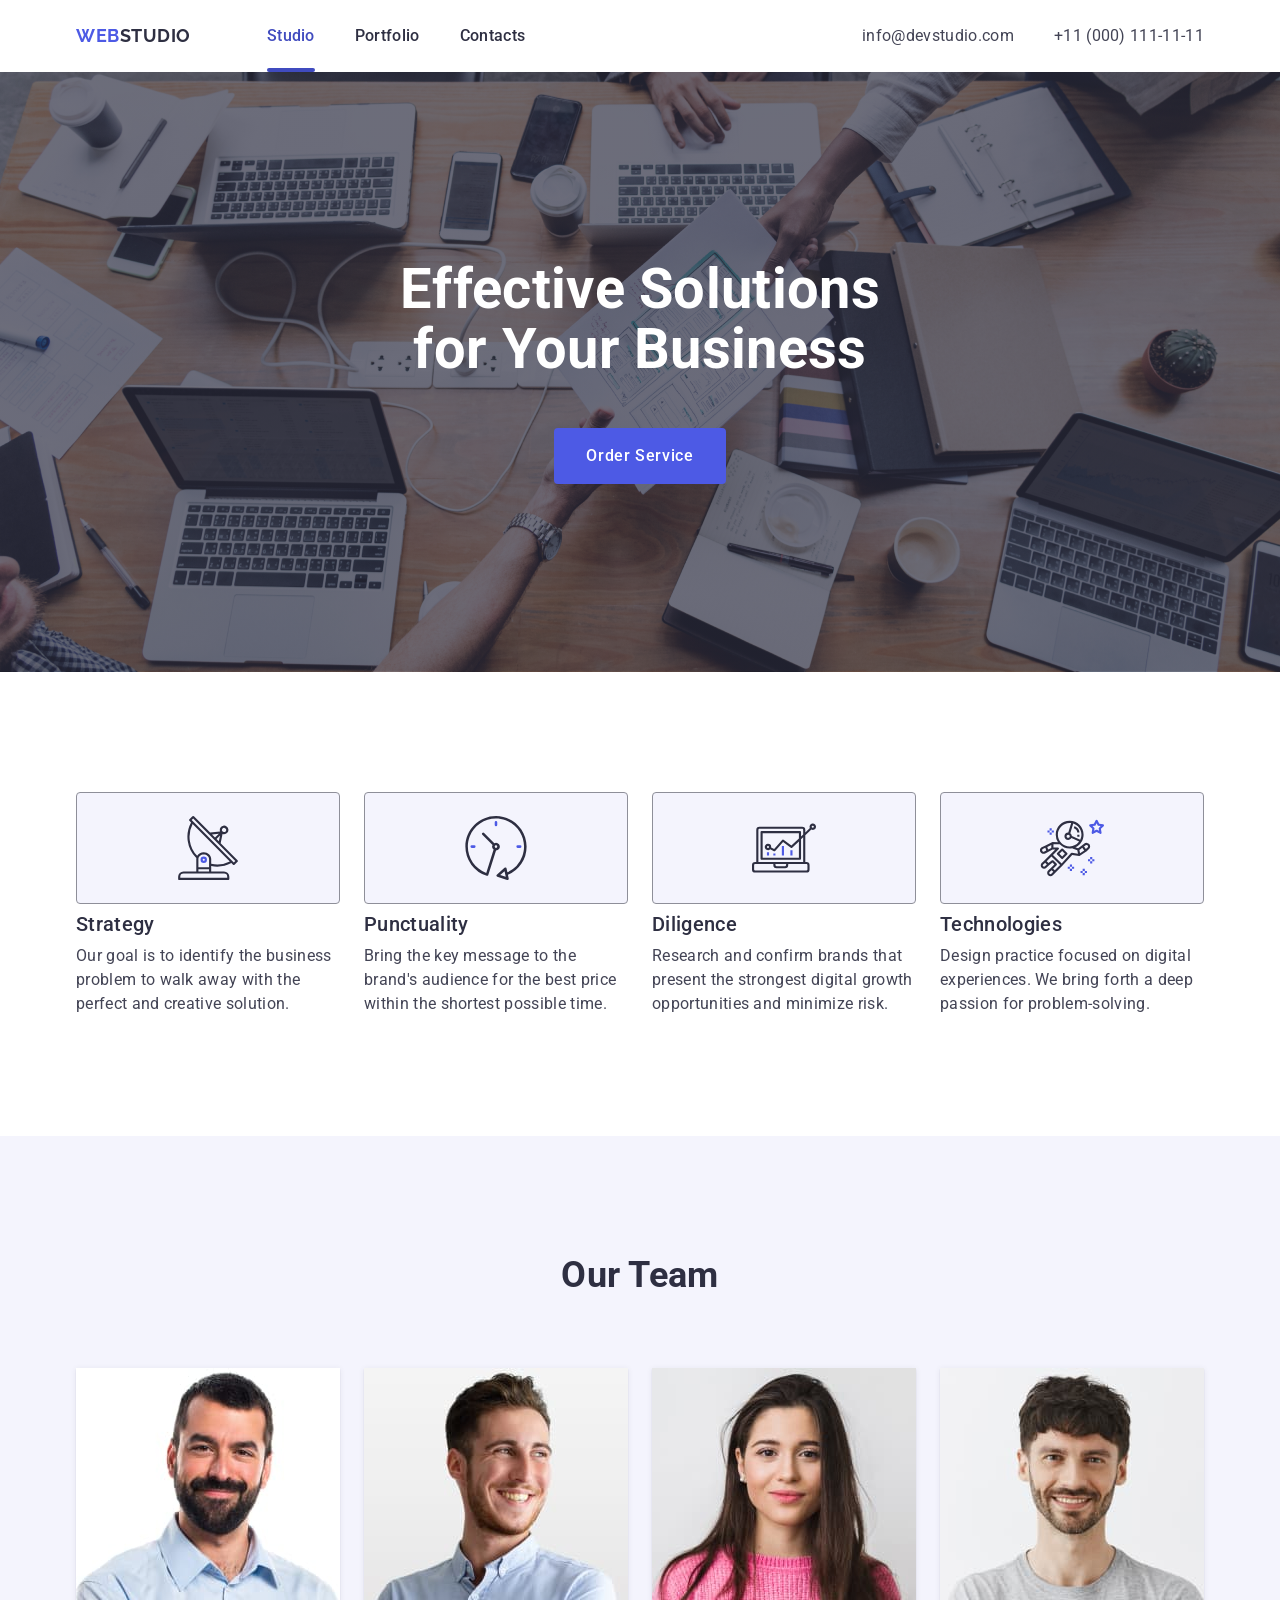
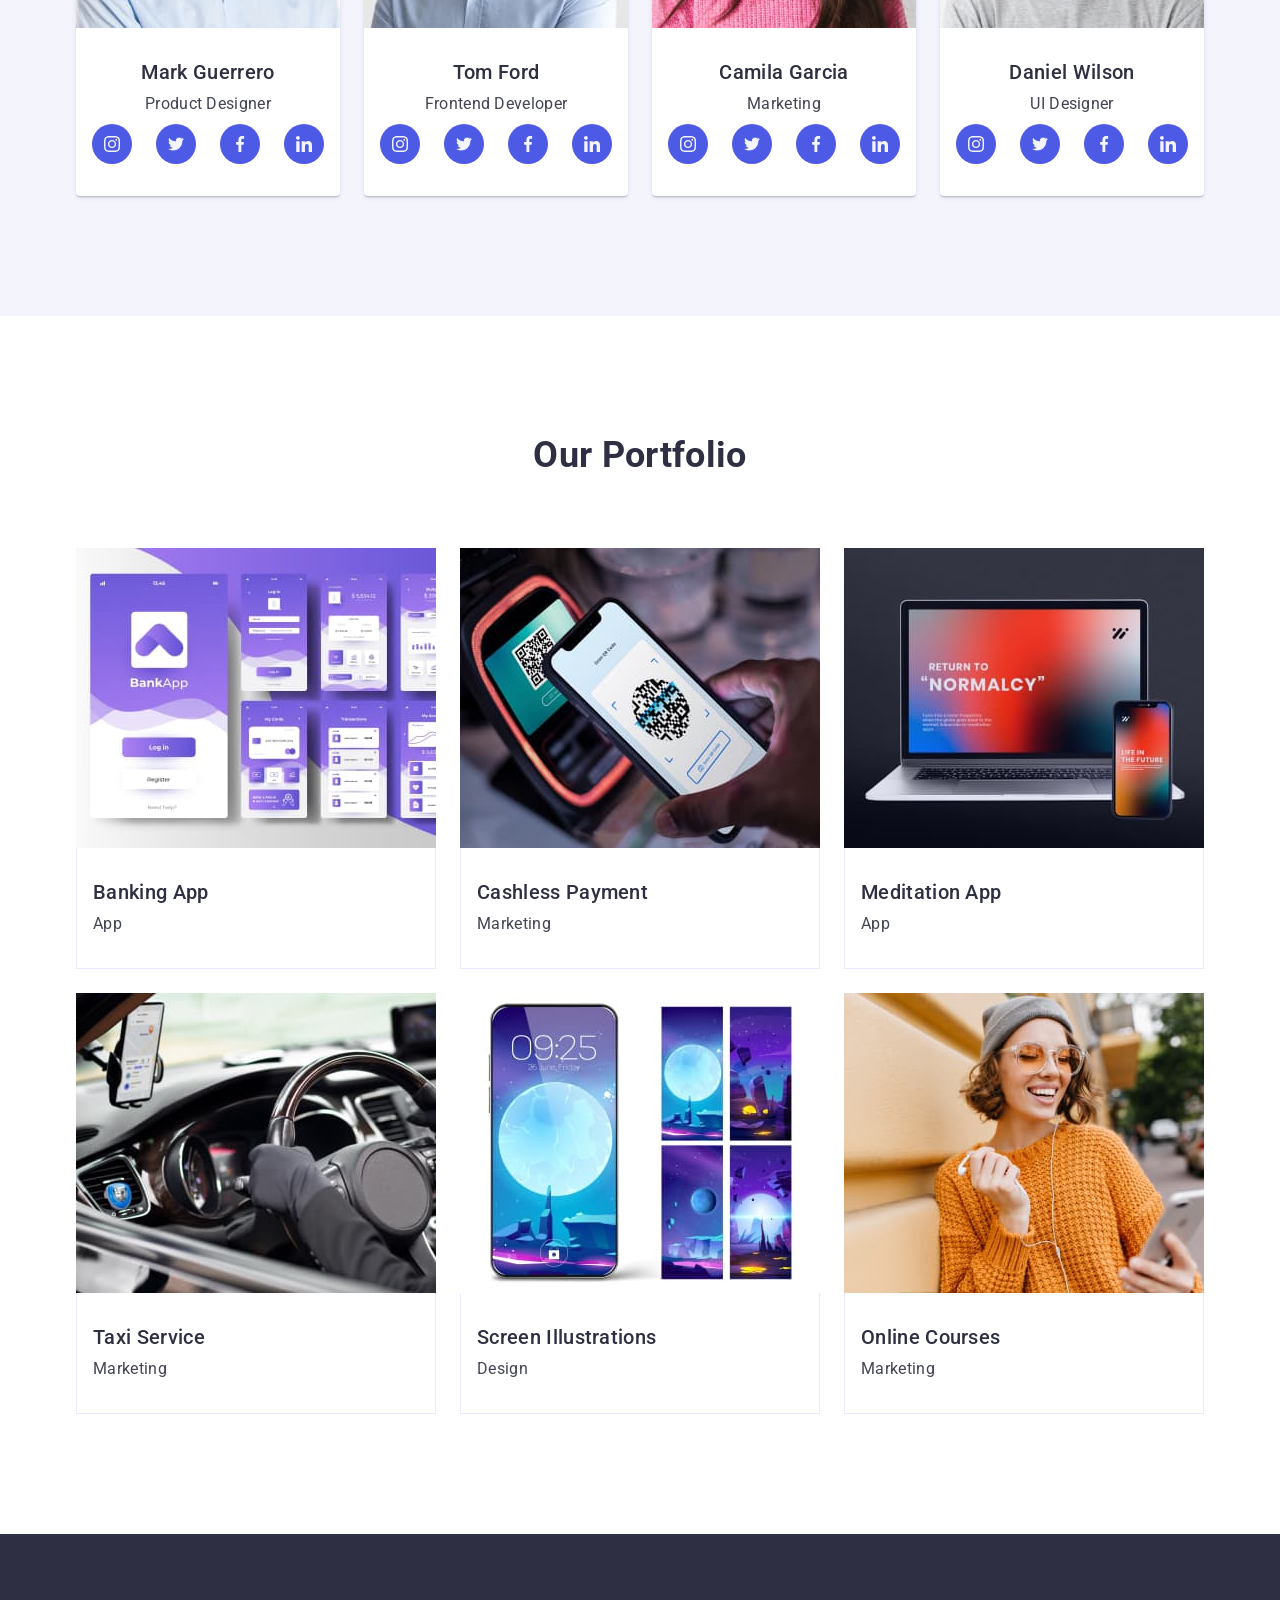
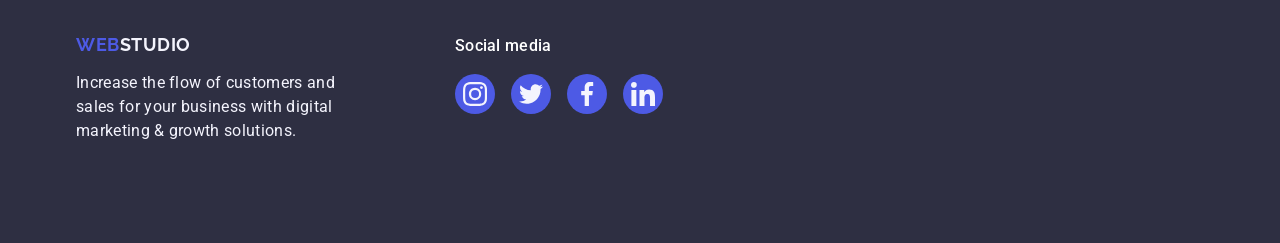
<file: index.html>
<!DOCTYPE html>
<html lang="en">
  <head>
    <meta charset="UTF-8" />
    <meta name="viewport" content="width=device-width, initial-scale=1.0" />
    <link rel="preconnect" href="https://fonts.googleapis.com" />
    <link rel="preconnect" href="https://fonts.gstatic.com" crossorigin />
    <link
      href="https://fonts.googleapis.com/css2?family=Raleway:wght@700&family=Roboto:wght@400;500;700&display=swap"
      rel="stylesheet"
    />
    <link
      href="https://cdn.jsdelivr.net/npm/modern-normalize@2.0.0/modern-normalize.min.css"
      rel="stylesheet"
    />
    <link href="./styles/styles.css" rel="stylesheet" />
    <title>Web Studio</title>
  </head>
  <body>
    <header>
      <div class="page-header container">
        <a href="" class="logo">Web<span class="logo-dark">Studio</span></a>
        <nav class="navigation">
          <ul class="menu">
            <li class="menu-item">
              <a href="" class="menu-link active">Studio</a>
            </li>
            <li class="menu-item">
              <a href="" class="menu-link">Portfolio</a>
            </li>
            <li class="menu-item">
              <a href="" class="menu-link">Contacts</a>
            </li>
          </ul>
        </nav>
        <address>
          <ul class="contact">
            <li class="contact-item">
              <a href="mailto:info@devstudio.com" class="contact-link"
                >info@devstudio.com</a
              >
            </li>
            <li class="contact-item">
              <a href="tel:+11 (000) 111-11-11" class="contact-link"
                >+11 (000) 111-11-11</a
              >
            </li>
          </ul>
        </address>
      </div>
    </header>

    <main>
      <section class="section hero">
        <div class="container">
          <h1 class="hero-title">
            Effective Solutions <br \ />for Your Business
          </h1>
          <button type="button" class="hero-button">Order Service</button>
        </div>
      </section>
      <section class="section features">
        <div class="container">
          <ul class="features-list">
            <li class="features-item">
              <div class="features-icons">
                <svg width="64" height="64">
                  <use href="./images/icons.svg#icon-antenna"></use>
                </svg>
              </div>
              <h3 class="features-item-title">Strategy</h3>
              <p class="features-item-text">
                Our goal is to identify the business problem to walk away with
                the perfect and creative solution.
              </p>
            </li>
            <li class="features-item">
              <div class="features-icons">
                <svg width="64" height="64">
                  <use href="./images/icons.svg#icon-clock"></use>
                </svg>
              </div>
              <h3 class="features-item-title">Punctuality</h3>
              <p class="features-item-text">
                Bring the key message to the brand's audience for the best price
                within the shortest possible time.
              </p>
            </li>
            <li class="features-item">
              <div class="features-icons">
                <svg width="64" height="64">
                  <use href="./images/icons.svg#icon-diagram"></use>
                </svg>
              </div>
              <h3 class="features-item-title">Diligence</h3>
              <p class="features-item-text">
                Research and confirm brands that present the strongest digital
                growth opportunities and minimize risk.
              </p>
            </li>
            <li class="features-item">
              <div class="features-icons">
                <svg width="64" height="64">
                  <use href="./images/icons.svg#icon-astronaut"></use>
                </svg>
              </div>
              <h3 class="features-item-title">Technologies</h3>
              <p class="features-item-text">
                Design practice focused on digital experiences. We bring forth a
                deep passion for problem-solving.
              </p>
            </li>
          </ul>
        </div>
      </section>
      <section class="section team">
        <div class="container">
          <h2 class="section-title">Our Team</h2>
          <ul class="team-list">
            <li class="team-item">
              <img
                src="./images/product-designer.jpg"
                alt="Man with dark hair and blue shirt"
                width="264"
                height="260"
              />
              <div class="team-info">
                <h3 class="team-item-name">Mark Guerrero</h3>
                <p class="team-item-text">Product Designer</p>
                <ul class="social-media">
                  <li class="social-media-list">
                    <a class="social-media-link" href="">
                      <svg class="social-media-icon" width="16" height="16">
                        <use href="./images/icons.svg#icon-instagram"></use>
                      </svg>
                    </a>
                  </li>
                  <li class="social-media-list">
                    <a class="social-media-link" href="">
                      <svg class="social-media-icon" width="16" height="16">
                        <use href="./images/icons.svg#icon-twitter"></use>
                      </svg>
                    </a>
                  </li>
                  <li class="social-media-list">
                    <a class="social-media-link" href="">
                      <svg class="social-media-icon" width="16" height="16">
                        <use href="./images/icons.svg#icon-facebook"></use>
                      </svg>
                    </a>
                  </li>
                  <li class="social-media-list">
                    <a class="social-media-link" href="">
                      <svg class="social-media-icon" width="16" height="16">
                        <use href="./images/icons.svg#icon-linkedin"></use>
                      </svg>
                    </a>
                  </li>
                </ul>
              </div>
            </li>
            <li class="team-item">
              <img
                src="./images/frontend-developer.jpg"
                alt="Smiling man with short brown hair and blue shirt"
                width="264"
                height="260"
              />
              <div class="team-info">
                <h3 class="team-item-name">Tom Ford</h3>
                <p class="team-item-text">Frontend Developer</p>
                <ul class="social-media">
                  <li class="social-media-list">
                    <a class="social-media-link" href="">
                      <svg class="social-media-icon" width="16" height="16">
                        <use href="./images/icons.svg#icon-instagram"></use>
                      </svg>
                    </a>
                  </li>
                  <li class="social-media-list">
                    <a class="social-media-link" href="">
                      <svg class="social-media-icon" width="16" height="16">
                        <use href="./images/icons.svg#icon-twitter"></use>
                      </svg>
                    </a>
                  </li>
                  <li class="social-media-list">
                    <a class="social-media-link" href="">
                      <svg class="social-media-icon" width="16" height="16">
                        <use href="./images/icons.svg#icon-facebook"></use>
                      </svg>
                    </a>
                  </li>
                  <li class="social-media-list">
                    <a class="social-media-link" href="">
                      <svg class="social-media-icon" width="16" height="16">
                        <use href="./images/icons.svg#icon-linkedin"></use>
                      </svg>
                    </a>
                  </li>
                </ul>
              </div>
            </li>
            <li class="team-item">
              <img
                src="./images/marketing.jpg"
                alt="Woman with long brown hair and pink jumper"
                width="264"
                height="260"
              />
              <div class="team-info">
                <h3 class="team-item-name">Camila Garcia</h3>
                <p class="team-item-text">Marketing</p>
                <ul class="social-media">
                  <li class="social-media-list">
                    <a class="social-media-link" href="">
                      <svg class="social-media-icon" width="16" height="16">
                        <use href="./images/icons.svg#icon-instagram"></use>
                      </svg>
                    </a>
                  </li>
                  <li class="social-media-list">
                    <a class="social-media-link" href="">
                      <svg class="social-media-icon" width="16" height="16">
                        <use href="./images/icons.svg#icon-twitter"></use>
                      </svg>
                    </a>
                  </li>
                  <li class="social-media-list">
                    <a class="social-media-link" href="">
                      <svg class="social-media-icon" width="16" height="16">
                        <use href="./images/icons.svg#icon-facebook"></use>
                      </svg>
                    </a>
                  </li>
                  <li class="social-media-list">
                    <a class="social-media-link" href="">
                      <svg class="social-media-icon" width="16" height="16">
                        <use href="./images/icons.svg#icon-linkedin"></use>
                      </svg>
                    </a>
                  </li>
                </ul>
              </div>
            </li>
            <li class="team-item">
              <img
                src="./images/ui-designer.jpg"
                alt="Man with short hair and gray shirt"
                width="264"
                height="260"
              />
              <div class="team-info">
                <h3 class="team-item-name">Daniel Wilson</h3>
                <p class="team-item-text">UI Designer</p>
                <ul class="social-media">
                  <li class="social-media-list">
                    <a class="social-media-link" href="">
                      <svg class="social-media-icon" width="16" height="16">
                        <use href="./images/icons.svg#icon-instagram"></use>
                      </svg>
                    </a>
                  </li>
                  <li class="social-media-list">
                    <a class="social-media-link" href="">
                      <svg class="social-media-icon" width="16" height="16">
                        <use href="./images/icons.svg#icon-twitter"></use>
                      </svg>
                    </a>
                  </li>
                  <li class="social-media-list">
                    <a class="social-media-link" href="">
                      <svg class="social-media-icon" width="16" height="16">
                        <use href="./images/icons.svg#icon-facebook"></use>
                      </svg>
                    </a>
                  </li>
                  <li class="social-media-list">
                    <a class="social-media-link" href="">
                      <svg class="social-media-icon" width="16" height="16">
                        <use href="./images/icons.svg#icon-linkedin"></use>
                      </svg>
                    </a>
                  </li>
                </ul>
              </div>
            </li>
          </ul>
        </div>
      </section>
      <section class="section portfolio">
        <div class="container">
          <h2 class="section-title">Our Portfolio</h2>
          <ul class="portfolio-list">
            <li class="portfolio-item">
              <div class="portfolio-box">
                <img
                  src="./images/banking.jpg"
                  alt="Portfolio bank app"
                  width="360"
                  height="300"
                />
                <div class="portfolio-overlay">
                  <p class="portfolio-overlay-text">
                    14 Stylish and User-Friendly App Design Concepts · Task
                    Manager App · Calorie Tracker App · Exotic Fruit Ecommerce
                    App · Cloud Storage App
                  </p>
                </div>
              </div>
              <div class="portfolio-info">
                <h3 class="portfolio-item-name">Banking App</h3>
                <p class="portfolio-item-text">App</p>
              </div>
            </li>
            <li class="portfolio-item">
              <div class="portfolio-box">
                <img
                  src="./images/cashless-payment.jpg"
                  alt="Portfolio payment"
                  width="360"
                  height="300"
                />
                <div class="portfolio-overlay">
                  <p class="portfolio-overlay-text">
                    14 Stylish and User-Friendly App Design Concepts · Task
                    Manager App · Calorie Tracker App · Exotic Fruit Ecommerce
                    App · Cloud Storage App
                  </p>
                </div>
              </div>
              <div class="portfolio-info">
                <h3 class="portfolio-item-name">Cashless Payment</h3>
                <p class="portfolio-item-text">Marketing</p>
              </div>
            </li>
            <li class="portfolio-item">
              <div class="portfolio-box">
                <img
                  src="./images/meditation-app.jpg"
                  alt="Portfolio meditation app"
                  width="360"
                  height="300"
                />
                <div class="portfolio-overlay">
                  <p class="portfolio-overlay-text">
                    14 Stylish and User-Friendly App Design Concepts · Task
                    Manager App · Calorie Tracker App · Exotic Fruit Ecommerce
                    App · Cloud Storage App
                  </p>
                </div>
              </div>
              <div class="portfolio-info">
                <h3 class="portfolio-item-name">Meditation App</h3>
                <p class="portfolio-item-text">App</p>
              </div>
            </li>
            <li class="portfolio-item">
              <div class="portfolio-box">
                <img
                  src="./images/taxi-service.jpg"
                  alt="Portfolio taxi service"
                  width="360"
                  height="300"
                />
                <div class="portfolio-overlay">
                  <p class="portfolio-overlay-text">
                    14 Stylish and User-Friendly App Design Concepts · Task
                    Manager App · Calorie Tracker App · Exotic Fruit Ecommerce
                    App · Cloud Storage App
                  </p>
                </div>
              </div>
              <div class="portfolio-info">
                <h3 class="portfolio-item-name">Taxi Service</h3>
                <p class="portfolio-item-text">Marketing</p>
              </div>
            </li>
            <li class="portfolio-item">
              <div class="portfolio-box">
                <img
                  src="./images/screen-illustrations.jpg"
                  alt="Portfolio screen illustrations"
                  width="360"
                  height="300"
                />
                <div class="portfolio-overlay">
                  <p class="portfolio-overlay-text">
                    14 Stylish and User-Friendly App Design Concepts · Task
                    Manager App · Calorie Tracker App · Exotic Fruit Ecommerce
                    App · Cloud Storage App
                  </p>
                </div>
              </div>
              <div class="portfolio-info">
                <h3 class="portfolio-item-name">Screen Illustrations</h3>
                <p class="portfolio-item-text">Design</p>
              </div>
            </li>
            <li class="portfolio-item">
              <div class="portfolio-box">
                <img
                  src="./images/online-courses.jpg"
                  alt="Portfolio online courses"
                  width="360"
                  height="300"
                />
                <div class="portfolio-overlay">
                  <p class="portfolio-overlay-text">
                    14 Stylish and User-Friendly App Design Concepts · Task
                    Manager App · Calorie Tracker App · Exotic Fruit Ecommerce
                    App · Cloud Storage App
                  </p>
                </div>
              </div>
              <div class="portfolio-info">
                <h3 class="portfolio-item-name">Online Courses</h3>
                <p class="portfolio-item-text">Marketing</p>
              </div>
            </li>
          </ul>
        </div>
      </section>
    </main>

    <footer class="page-footer">
      <div class="container">
        <div class="footer-column">
          <a href="" class="logo">Web<span class="logo-light">Studio</span></a>
          <p class="footer-text">
            Increase the flow of customers and <br />sales for your business
            with digital <br />marketing & growth solutions.
          </p>
        </div>
        <div class="footer-column">
          <p class="footer-social-title">Social media</p>
          <ul class="social-media">
            <li class="social-media-list">
              <a class="social-media-footer-link" href="">
                <svg class="social-media-icon" width="24" height="24">
                  <use href="./images/icons.svg#icon-instagram"></use>
                </svg>
              </a>
            </li>
            <li class="social-media-list">
              <a class="social-media-footer-link" href="">
                <svg class="social-media-icon" width="24" height="24">
                  <use href="./images/icons.svg#icon-twitter"></use>
                </svg>
              </a>
            </li>
            <li class="social-media-list">
              <a class="social-media-footer-link" href="">
                <svg class="social-media-icon" width="24" height="24">
                  <use href="./images/icons.svg#icon-facebook"></use>
                </svg>
              </a>
            </li>
            <li class="social-media-list">
              <a class="social-media-footer-link" href="">
                <svg class="social-media-icon" width="24" height="24">
                  <use href="./images/icons.svg#icon-linkedin"></use>
                </svg>
              </a>
            </li>
          </ul>
        </div>
      </div>
    </footer>
  </body>
</html>
</file>
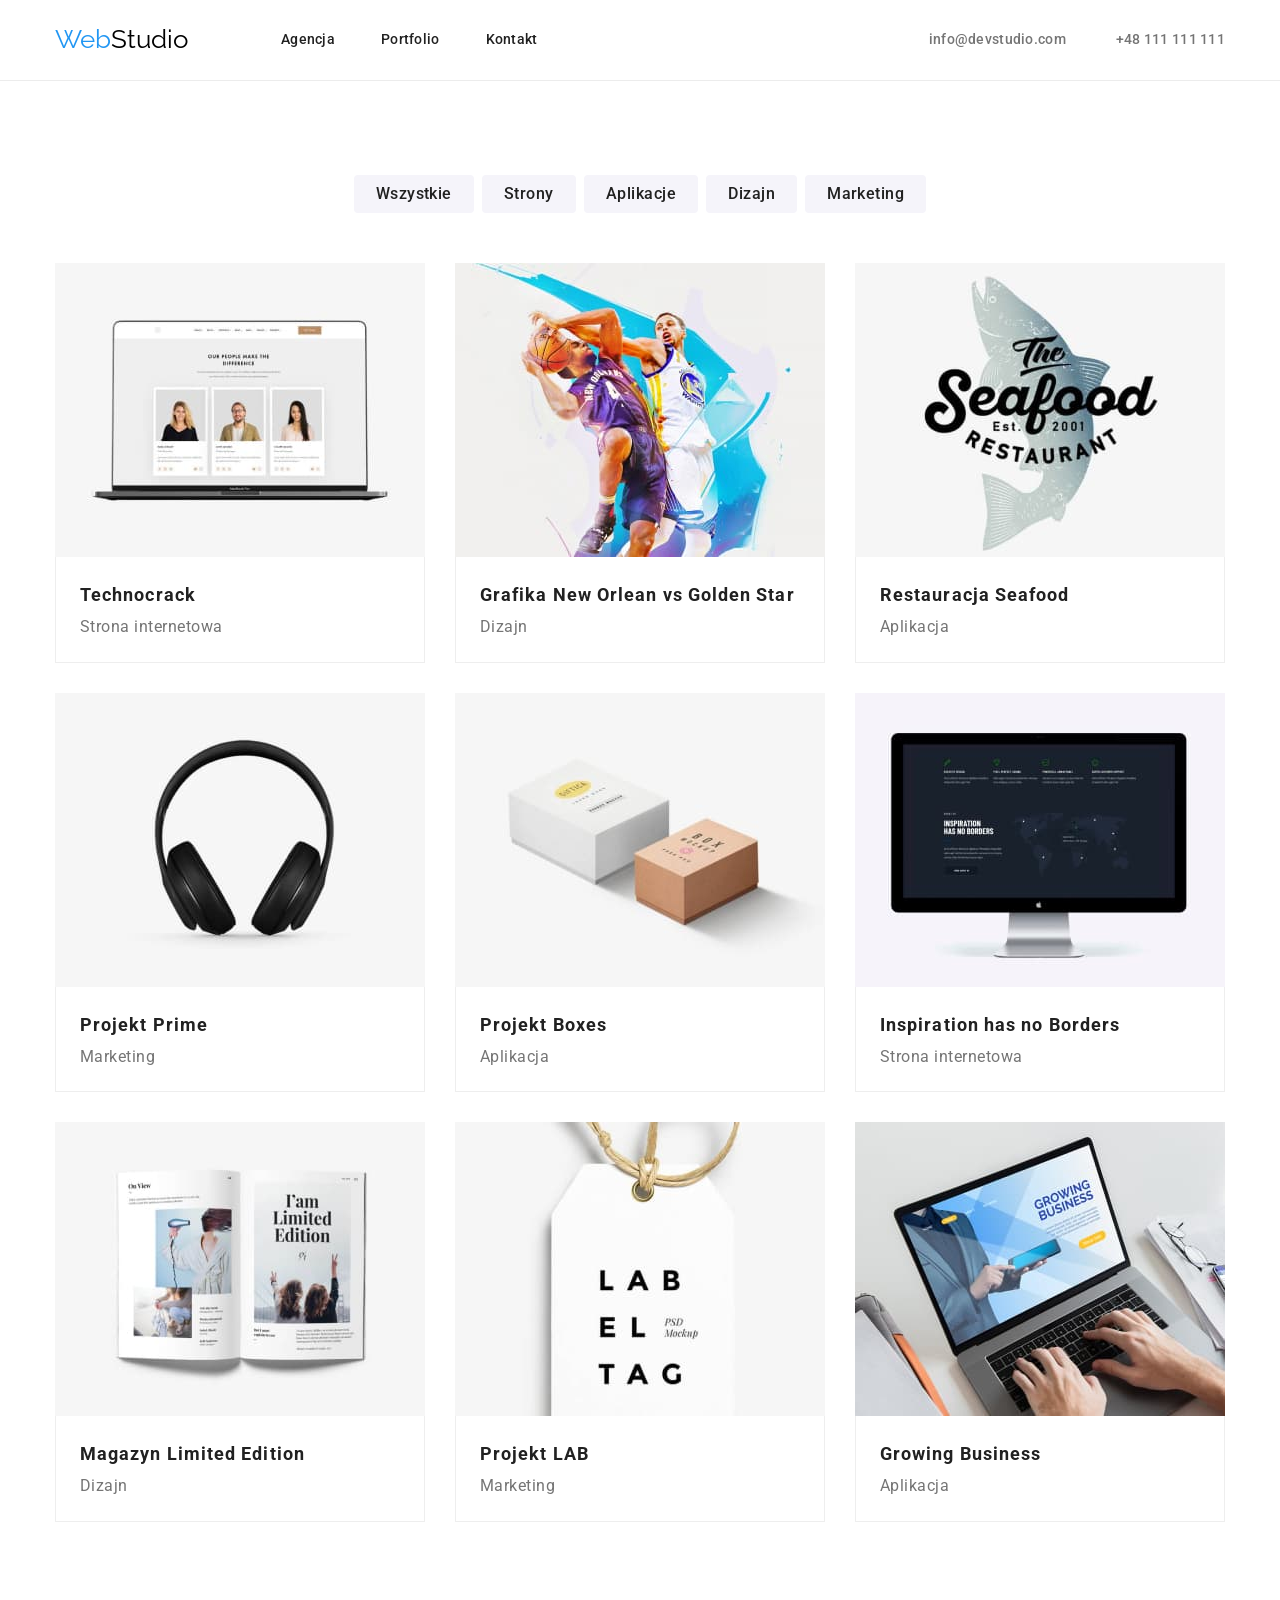
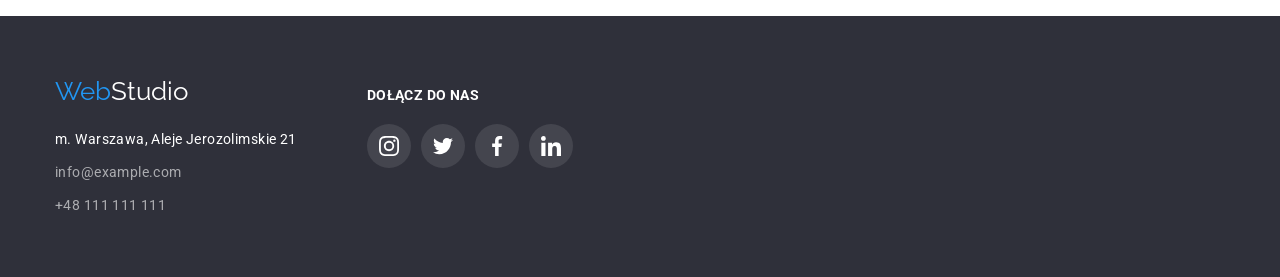
<file: portfolio.html>
<!DOCTYPE html>
<html lang="pl">
  <head>
    <meta charset="utf-8" />
    <link
      rel="stylesheet"
      href="https://cdnjs.cloudflare.com/ajax/libs/modern-normalize/1.1.0/modern-normalize.min.css"
    />
    <link
      href="https://fonts.googleapis.com/css2?family=Raleway:wght@700&family=Roboto:wght@400;500;700;900&display=swap"
      rel="stylesheet"
    />
    <link rel="stylesheet" href="./css/styles.css" />
    <title>WebStudio - agencja interaktywna</title>
  </head>
  <body>
    <!--HEADER-->
    <header class="page-header">
      <div class="container page-nav">
        <a href="./" class="logo"><span class="logo-blue">Web</span>Studio</a>
        <nav>
          <ul class="nav-links">
            <li><a href="">Agencja</a></li>
            <li><a href="./portfolio.html">Portfolio</a></li>
            <li><a href="">Kontakt</a></li>
          </ul>
        </nav>
        <ul class="nav-links contact-links">
          <li>
            <a href="mailto:info@devstudio.com">
              <svg width="16" height="12">
                <use href="./images/icons.svg#icon-envelope"></use>
              </svg>
              info@devstudio.com
            </a>
          </li>
          <li>
            <a href="tel:+48111111111">
              <svg width="10" height="16">
                <use href="./images/icons.svg#icon-smartphone"></use>
              </svg>
              +48 111 111 111
            </a>
          </li>
        </ul>
      </div>
    </header>
    <!--MAIN / portfolio-content-->
    <main>
      <section class="section">
        <div class="container portfolio-buttons">
          <ul class="portfolio-buttons-list">
            <li><button type="button">Wszystkie</button></li>
            <li><button type="button">Strony</button></li>
            <li><button type="button">Aplikacje</button></li>
            <li><button type="button">Dizajn</button></li>
            <li><button type="button">Marketing</button></li>
          </ul>
        </div>
        <div class="container">
          <ul class="portfolio">
            <li class="portfolio-item">
              <figure>
                <img
                  src="images/portfolio-1.jpg"
                  class="no-gap"
                  alt="Ekran laptopa ze zdjęciami i opisami trzech osób"
                  width="370"
                  height="294"
                />
                <figcaption>
                  <span class="portfolio-item-name">Technocrack</span>
                  <br />
                  <span class="portfolio-item-spec">Strona internetowa</span>
                </figcaption>
              </figure>
            </li>
            <li class="portfolio-item">
              <figure>
                <img
                  src="images/portfolio-2.jpg"
                  class="no-gap"
                  alt="Dwóch koszykarzy na szarym tle"
                  width="370"
                  height="294"
                />
                <figcaption>
                  <span class="portfolio-item-name"
                    >Grafika New Orlean vs Golden Star</span
                  >
                  <br />
                  <span class="portfolio-item-spec">Dizajn</span>
                </figcaption>
              </figure>
            </li>
            <li class="portfolio-item">
              <figure>
                <img
                  src="images/portfolio-3.jpg"
                  class="no-gap"
                  alt="Ryba z napisem The Seafood Restaurant"
                  width="370"
                  height="294"
                />
                <figcaption>
                  <span class="portfolio-item-name">Restauracja Seafood</span>
                  <br />
                  <span class="portfolio-item-spec">Aplikacja</span>
                </figcaption>
              </figure>
            </li>
            <li class="portfolio-item">
              <figure>
                <img
                  src="images/portfolio-4.jpg"
                  class="no-gap"
                  alt="Słuchawki na szarym tle"
                  width="370"
                  height="294"
                />
                <figcaption>
                  <span class="portfolio-item-name">Projekt Prime</span>
                  <br />
                  <span class="portfolio-item-spec">Marketing</span>
                </figcaption>
              </figure>
            </li>
            <li class="portfolio-item">
              <figure>
                <img
                  src="images/portfolio-5.jpg"
                  class="no-gap"
                  alt="Dwa pudełka z napisami, białe i brązowe"
                  width="370"
                  height="294"
                />
                <figcaption>
                  <span class="portfolio-item-name">Projekt Boxes</span>
                  <br />
                  <span class="portfolio-item-spec">Aplikacja</span>
                </figcaption>
              </figure>
            </li>
            <li class="portfolio-item">
              <figure>
                <img
                  src="images/portfolio-6.jpg"
                  class="no-gap"
                  alt="Monitor z otwartą witryną interetową"
                  width="370"
                  height="294"
                />
                <figcaption>
                  <span class="portfolio-item-name"
                    >Inspiration has no Borders</span
                  >
                  <br />
                  <span class="portfolio-item-spec">Strona internetowa</span>
                </figcaption>
              </figure>
            </li>
            <li class="portfolio-item">
              <figure>
                <img
                  src="images/portfolio-7.jpg"
                  class="no-gap"
                  alt="Otwarta strona gazety z obrazkami i tekstem"
                  width="370"
                  height="294"
                />
                <figcaption>
                  <span class="portfolio-item-name"
                    >Magazyn Limited Edition</span
                  >
                  <br />
                  <span class="portfolio-item-spec">Dizajn</span>
                </figcaption>
              </figure>
            </li>
            <li class="portfolio-item">
              <figure>
                <img
                  src="images/portfolio-8.jpg"
                  class="no-gap"
                  alt="Bilecik z napisame LAB EL TAG"
                  width="370"
                  height="294"
                />
                <figcaption>
                  <span class="portfolio-item-name">Projekt LAB</span>
                  <br />
                  <span class="portfolio-item-spec">Marketing</span>
                </figcaption>
              </figure>
            </li>
            <li class="portfolio-item">
              <figure>
                <img
                  src="images/portfolio-9.jpg"
                  class="no-gap"
                  alt="Dłonie piszące na klawiaturze, na ekranie nazwa aplikacji"
                  width="370"
                  height="294"
                />
                <figcaption>
                  <span class="portfolio-item-name">Growing Business</span>
                  <br />
                  <span class="portfolio-item-spec">Aplikacja</span>
                </figcaption>
              </figure>
            </li>
          </ul>
        </div>
      </section>
    </main>
    <!--FOOTER-->
    <footer>
      <div class="footer container">
        <div class="footer-address">
          <a href="/" class="logo logo-white">
            <span class="logo-blue">Web</span>Studio
          </a>
          <address>
            <p>m. Warszawa, Aleje Jerozolimskie 21</p>
            <p><a href="mailto:info@example.com">info@example.com</a></p>
            <p><a href="tel:+48111111111">+48 111 111 111</a></p>
          </address>
        </div>
        <div class="footer-social">
          <h4>Dołącz do nas</h4>
          <ul class="footer-social-icons">
            <li>
              <a href="#">
                <svg class="footer-social-icon" width="20" height="20">
                  <use href="./images/icons.svg#icon-instagram"></use>
                </svg>
              </a>
            </li>
            <li>
              <a href="#">
                <svg class="footer-social-icon" width="20" height="20">
                  <use href="./images/icons.svg#icon-twitter"></use>
                </svg>
              </a>
            </li>
            <li>
              <a href="#">
                <svg class="footer-social-icon" width="20" height="20">
                  <use href="./images/icons.svg#icon-facebook"></use>
                </svg>
              </a>
            </li>
            <li>
              <a href="#">
                <svg class="footer-social-icon" width="20" height="20">
                  <use href="./images/icons.svg#icon-linkedin"></use>
                </svg>
              </a>
            </li>
          </ul>
        </div>
      </div>
    </footer>
  </body>
</html>
</file>
<file: styles/styles.css>
* {
  margin: 0;
  padding: 0;
}

:root {
  --primary-brand-color: #4d5ae5;
  --pressed-state-color: #404bbf;
  --dark-color: #2e2f42;
  --success-color: #31d0aa;
  --text-color: #434455;
  --subtle-text-color: #8e8f99;
  --accent-color: #e7e9fc;
  --light-color: #f4f4fd;
  --white-color: #fff;
  --modal-color: #fcfcfc;
  --cubic-bezier: cubic-bezier(0.4, 0, 0.2, 1);
}

body {
  font-family: "Roboto", sans-serif;
  color: var(--text-color);
  background-color: var(--white-color);
  letter-spacing: 0.02em;
}

a {
  text-decoration: none;
}

ul {
  list-style-type: none;
}

img {
  display: block;
  max-width: 100%;
}

address {
  font-style: normal;
}

.container {
  max-width: 1158px;
  margin: 0 auto;
  padding: 0 15px;
}

/* ------ HEADER ------- */

.page-header {
  display: flex;
  align-items: center;
  justify-content: space-between;
}

.logo {
  font-family: "Raleway", sans-serif;
  font-size: 18px;
  font-weight: 700;
  color: var(--primary-brand-color);
  line-height: 1.17;
  letter-spacing: 0.03em;
  text-transform: uppercase;
}

.logo-dark {
  color: var(--dark-color);
}

.navigation {
  flex-grow: 1;
  margin-left: 76px;
}

.menu,
.contact {
  display: flex;
  gap: 40px;
}

.menu-link {
  font-weight: 500;
  font-size: 16px;
  color: var(--dark-color);
  line-height: 1.5;
  padding-top: 24px;
  padding-bottom: 24px;
  display: block;
}

.menu-link:hover,
.menu-link:focus,
.contact-link:hover,
.contact-link:focus {
  color: var(--pressed-state-color);
  transition: color 250ms var(--cubic-bezier);
}

.menu-link.active {
  position: relative;
  color: var(--pressed-state-color);
}

.menu-link.active::after {
  display: block;
  content: "";
  height: 4px;
  background-color: var(--pressed-state-color);
  border-radius: 2px;
  position: absolute;
  width: 100%;
  bottom: 0;
}

.contact-link {
  font-size: 16px;
  line-height: 1.5;
  color: var(--text-color);
}

/* ------ MAIN ------- */

.section {
  padding: 120px 0;
}

.hero {
  background-color: var(--dark-color);
  background-image: linear-gradient(
      rgba(46, 47, 66, 0.7),
      rgba(46, 47, 66, 0.7)
    ),
    url(../images/people-office.jpg);
  background-repeat: no-repeat;
  background-position: center;
  background-size: auto auto;
}

.hero .container {
  padding-top: 68px;
  padding-bottom: 68px;
}

.hero-title {
  font-weight: 700;
  font-size: 56px;
  line-height: 1.07;
  text-align: center;
  color: var(--white-color);
  margin-bottom: 48px;
}

.hero-button {
  display: block;
  margin: 0 auto;
  border: 0;
  border-radius: 4px;
  padding: 16px 32px;
  font-weight: 500;
  font-size: 16px;
  line-height: 1.5;
  letter-spacing: 0.04em;
  color: var(--white-color);
  background-color: var(--primary-brand-color);
  cursor: pointer;
}

.hero-button:hover,
.hero-button:focus {
  background-color: var(--pressed-state-color);
  transition: background-color 250ms var(--cubic-bezier);
}

.features-list,
.team-list,
.portfolio-list {
  display: flex;
  flex-wrap: wrap;
  gap: 24px;
}

.features-item,
.team-item {
  flex-basis: calc((100% - 72px) / 4);
}

.features-item {
  display: flex;
  flex-direction: column;
  gap: 8px;
}

.features-item-title {
  font-weight: 500;
  font-size: 20px;
  line-height: 1.2;
  color: var(--dark-color);
}

.features-item-text {
  font-size: 16px;
  line-height: 1.5;
}

.features-icons {
  width: 264px;
  height: 112px;
  display: flex;
  justify-content: center;
  align-items: center;
  background-color: var(--light-color);
  border: 1px solid var(--subtle-text-color);
  border-radius: 4px;
}
.team {
  background-color: var(--light-color);
}

.section-title {
  font-weight: 700;
  font-size: 36px;
  line-height: 1.11;
  text-align: center;
  color: var(--dark-color);
  margin-bottom: 72px;
}

.team-item {
  background-color: var(--white-color);
  border-bottom-right-radius: 4px;
  border-bottom-left-radius: 4px;
  box-shadow: 0px 2px 1px 0px rgba(46, 47, 66, 0.08),
    0px 1px 1px 0px rgba(46, 47, 66, 0.16),
    0px 1px 6px 0px rgba(46, 47, 66, 0.08);
}

.team-info,
.portfolio-info {
  display: flex;
  flex-direction: column;
  gap: 8px;
  padding: 32px 16px;
}

.portfolio-info {
  border-width: 0 1px 1px;
  border-style: solid;
  border-color: var(--accent-color);
}

.portfolio-item {
  flex-basis: calc((100% - 48px) / 3);
}

.portfolio-item:hover,
.portfolio-item:focus {
  cursor: pointer;
  box-shadow: 0px 2px 1px 0px rgba(46, 47, 66, 0.08),
    0px 1px 1px 0px rgba(46, 47, 66, 0.16),
    0px 1px 6px 0px rgba(46, 47, 66, 0.08);
  transition: box-shadow 250ms var(--cubic-bezier);
}

.portfolio-box {
  position: relative;
  overflow: hidden;
}

.portfolio-overlay {
  position: absolute;
  top: 0;
  left: 0;
  padding: 40px 32px 164px;
  width: 100%;
  height: 100%;
  transform: translateY(100%);
  transition: transform 250ms var(--cubic-bezier);
  background-color: var(--primary-brand-color);
}

.portfolio-item:hover .portfolio-overlay {
  transform: translateY(0);
}

.portfolio-overlay-text {
  font-size: 16px;
  line-height: 1.5;
  color: var(--light-color);
}

.team-item-name,
.portfolio-item-name {
  font-weight: 500;
  font-size: 20px;
  line-height: 1.2;
  color: var(--dark-color);
}

.team-item-text,
.portfolio-item-text {
  font-size: 16px;
  line-height: 1.5;
}

.team-item-name,
.team-item-text {
  text-align: center;
}

.social-media {
  display: flex;
  justify-content: center;
  gap: 24px;
}

.social-media:nth-child(2) {
  gap: 16px;
}

.social-media-list {
  width: 40px;
  height: 40px;
}

.social-media-link,
.social-media-footer-link {
  width: 100%;
  height: 100%;
  border: 0;
  border-radius: 50%;
  background-color: var(--primary-brand-color);
  display: flex;
  justify-content: center;
  align-items: center;
}

.social-media-link:hover,
.social-media-link:focus {
  background-color: var(--pressed-state-color);
  transition: background-color 250ms var(--cubic-bezier);
}

.social-media-footer-link:hover,
.social-media-footer-link:focus {
  background-color: var(--success-color);
  transition: background-color 250ms var(--cubic-bezier);
}

.social-media-icon {
  fill: var(--light-color);
}

/* ------ FOOTER ------- */

.page-footer {
  padding: 100px 0;
  background-color: var(--dark-color);
}

.page-footer .container {
  display: flex;
}

.footer-column {
  display: flex;
  flex-direction: column;
  gap: 16px;
}

.logo-light {
  color: var(--light-color);
}

.footer-text {
  font-size: 16px;
  line-height: 1.5;
  color: var(--light-color);
}

.footer-column:nth-child(2) {
  margin-left: 120px;
}

.footer-social-title {
  font-weight: 500;
  font-size: 16px;
  line-height: 1.5;
  color: var(--white-color);
}
</file>
<file: css/styles.css>
* {
  box-sizing: border-box;
  margin: 0;
  padding: 0;
}

:root {
  --white-color: #fff;
  --team-color: #f5f4fa;
  --black-color: #000;
  --brand-color: #212121;
  --link-color: #2196f3;
  --contact-color: #757575;
  --icons-color: #afb1b8;
  --border-color: #eee;
  --footer-contact-color: rgba(255, 255, 255, 0.6);
  --bg-color: #2f303a;
}

body {
  font-family: "Roboto", sans-serif;
  color: var(--brand-color);
}

ul {
  list-style: none;
}

img,
svg {
  display: block;
}

.container {
  max-width: 1200px;
  margin: 0 auto;
  padding: 0 15px;
}

.section {
  padding: 94px 0;
}

.page-header {
  padding-top: 24px;
  padding-bottom: 25px;
  border-bottom: 1px solid #ececec;
}

.logo {
  font-family: "Raleway", sans-serif;
  font-size: 26px;
  text-decoration: none;
  line-height: 1.2;
  color: var(--black-color);
}

.logo-white {
  color: var(--white-color);
}

.page-nav {
  display: flex;
  align-items: center;
  justify-content: space-between;
}

.page-nav nav {
  margin-left: 93px;
  flex-grow: 1;
}

.nav-links {
  display: flex;
}

.nav-links li:not(:last-child) {
  margin-right: 46px;
}

.nav-links li a {
  color: var(--brand-color);
  font-weight: 500;
  font-size: 14px;
  letter-spacing: 0.02em;
  line-height: 1.1;
  text-decoration: none;
}

.contact-links li a {
  display: flex;
  align-items: center;
  color: var(--contact-color);
}

.contact-links li:not(:last-child) {
  margin-right: 30px;
}

.contact-links li a svg {
  margin-right: 10px;
  fill: currentColor;
}

.logo .logo-blue,
.nav-links li a:hover,
.nav-links li a:focus,
.contact-links li a:hover,
.contact-links li a:focus {
  color: var(--link-color);
}

.hero-content {
  background-image: linear-gradient(
      rgba(47, 48, 58, 0.4),
      rgba(47, 48, 58, 0.4)
    ),
    url("../images/hero-bg.jpg");
  background-repeat: no-repeat;
  background-position: center;
  background-size: auto auto;
}

.hero-content .container {
  padding-top: 106px;
  padding-bottom: 106px;
}

.hero-content h1 {
  text-align: center;
  text-transform: uppercase;
  font-weight: 900;
  font-size: 44px;
  line-height: 1.3;
  letter-spacing: 0.06em;
  color: var(--white-color);
  margin-bottom: 30px;
}

.hero-button {
  display: block;
  margin: 0 auto;
  border: 0;
  text-align: center;
  box-shadow: 0px 4px 4px rgba(0, 0, 0, 0.15);
  border-radius: 4px;
  letter-spacing: 0.06em;
  font-weight: 700;
  font-size: 16px;
  line-height: 1.8;
  padding: 10px 42px;
  background-color: var(--link-color);
  color: var(--white-color);
}

.examples-content {
  font-size: 14px;
  letter-spacing: 0.03em;
}

.examples-cards,
.examples-info-cards,
.portfolio,
.team-cards,
.client-cards {
  display: flex;
  flex-wrap: wrap;
  gap: 30px;
}

.examples-cards li,
.team-cards li {
  flex-basis: calc((100% - 90px) / 4);
}

.examples-info-cards li,
.portfolio li {
  flex-basis: calc((100% - 60px) / 3);
}

.examples-cards li h3 {
  font-weight: 700;
  line-height: 1.1;
  text-transform: uppercase;
  color: var(--brand-color);
}

.examples-cards .examples-icons-bg {
  background-color: var(--team-color);
  padding: 25px 100px;
  margin-bottom: 30px;
  border-radius: 4px;
}

.examples-cards li p {
  margin: 10px 0 96px;
  font-weight: 400;
  line-height: 1.7;
  color: var(--contact-color);
}

.examples-content h2,
.team-content h2,
.client-content h2 {
  margin-bottom: 50px;
  font-weight: 700;
  font-size: 36px;
  line-height: 1.2;
  text-align: center;
  letter-spacing: 0.03em;
  color: var(--brand-color);
}

.team-content {
  background-color: var(--team-color);
}

footer,
.hero-content {
  background-color: var(--bg-color);
}

.team-cards > li {
  background-color: var(--white-color);
  box-shadow: 0px 1px 3px rgba(0, 0, 0, 0.12), 0px 1px 1px rgba(0, 0, 0, 0.14),
    0px 2px 1px rgba(0, 0, 0, 0.2);
  border-radius: 0px 0px 4px 4px;
}

.team-cards figcaption {
  margin: 30px 0 16px;
  font-size: 16px;
  line-height: 1.8;
  letter-spacing: 0.03em;
  text-align: center;
}

.team-cards .team-name {
  font-weight: 500;
  color: var(--brand-color);
}

.team-cards .team-descr {
  color: var(--contact-color);
}

.team-content .team-social {
  display: flex;
  align-items: center;
  justify-content: center;
  margin-bottom: 18px;
}

.team-social li:not(:last-child),
.footer-social-icons li:not(:last-child) {
  margin-right: 10px;
}

.team-social li a,
.footer-social .footer-social-icons li a {
  display: inline-flex;
  padding: 12px;
}

.team-social li a {
  color: var(--icons-color);
  fill: currentColor;
}

.team-social li a:hover,
.team-social li a:focus {
  color: var(--white-color);
  background-color: var(--link-color);
  border-radius: 50%;
}

.client-cards li {
  flex-basis: calc((100% - 150px) / 6);
}

.client-cards li a {
  display: flex;
  align-items: center;
  justify-content: center;
  border: 1px solid var(--icons-color);
  border-radius: 4px;
  padding: 15px 0;
  fill: var(--icons-color);
}

.client-cards li a:hover,
.client-cards li a:focus {
  border-color: var(--link-color);
  fill: var(--link-color);
}

footer .container {
  padding-top: 60px;
  padding-bottom: 60px;
}

.footer,
.footer-social-icons {
  display: flex;
  justify-content: flex-start;
}

.footer-address {
  margin-right: 70px;
}

.footer-address p {
  font-style: normal;
  font-size: 14px;
  line-height: 24px;
  letter-spacing: 0.03em;
}

.footer-address p:not(:first-child) {
  margin-top: 9px;
}

.footer-address p:first-child {
  color: var(--white-color);
}

.footer-address address {
  margin-top: 20px;
}

.footer-address p a {
  text-decoration: none;
  color: var(--footer-contact-color);
}

.footer-address p a:hover,
.footer-address p a:focus {
  background-color: var(--link-color);
}

.footer-social {
  margin-top: 12px;
}

.footer-social h4 {
  margin-bottom: 20px;
  color: var(--white-color);
  font-weight: 700;
  font-size: 14px;
  line-height: 1.1;
  letter-spacing: 0.03em;
  text-transform: uppercase;
}

.footer-social .footer-social-icons li a {
  fill: var(--white-color);
  border-radius: 50%;
  background-color: rgba(255, 255, 255, 0.1);
}

.footer-social .footer-social-icons li a:hover,
.footer-social .footer-social-icons li a:focus {
  background-color: var(--link-color);
}

.portfolio-buttons {
  margin-bottom: 50px;
}

.portfolio-buttons-list {
  display: flex;
  justify-content: center;
  align-items: center;
}

.portfolio-buttons-list > li:not(:last-child) {
  margin-right: 8px;
}

.portfolio-buttons-list button {
  border: 0;
  border-radius: 4px;
  background-color: var(--team-color);
  color: inherit;
  font-weight: 500;
  font-size: 16px;
  line-height: 1.6;
  text-align: center;
  letter-spacing: 0.03em;
  padding: 6px 22px;
}

.portfolio-buttons-list button:focus,
.portfolio-buttons-list button:hover {
  box-shadow: 0px 3px 1px rgba(0, 0, 0, 0.1), 0px 1px 2px rgba(0, 0, 0, 0.08),
    0px 2px 2px rgba(0, 0, 0, 0.12);
  background-color: var(--link-color);
  color: var(--white-color);
}

.portfolio-item:hover {
  box-shadow: 0px 1px 1px rgba(0, 0, 0, 0.12), 0px 4px 4px rgba(0, 0, 0, 0.06),
    1px 4px 6px rgba(0, 0, 0, 0.16);
}

.portfolio figcaption {
  border-bottom: 1px solid var(--border-color);
  border-right: 1px solid var(--border-color);
  border-left: 1px solid var(--border-color);
  padding: 20px 24px;
}

.portfolio-item-name {
  font-weight: 700;
  font-size: 18px;
  line-height: 2;
  letter-spacing: 0.06em;
  color: var(--brand-color);
}

.portfolio-item-spec {
  font-weight: 400;
  font-size: 16px;
  line-height: 1.8;
  letter-spacing: 0.03em;
  color: var(--contact-color);
}
</file>
